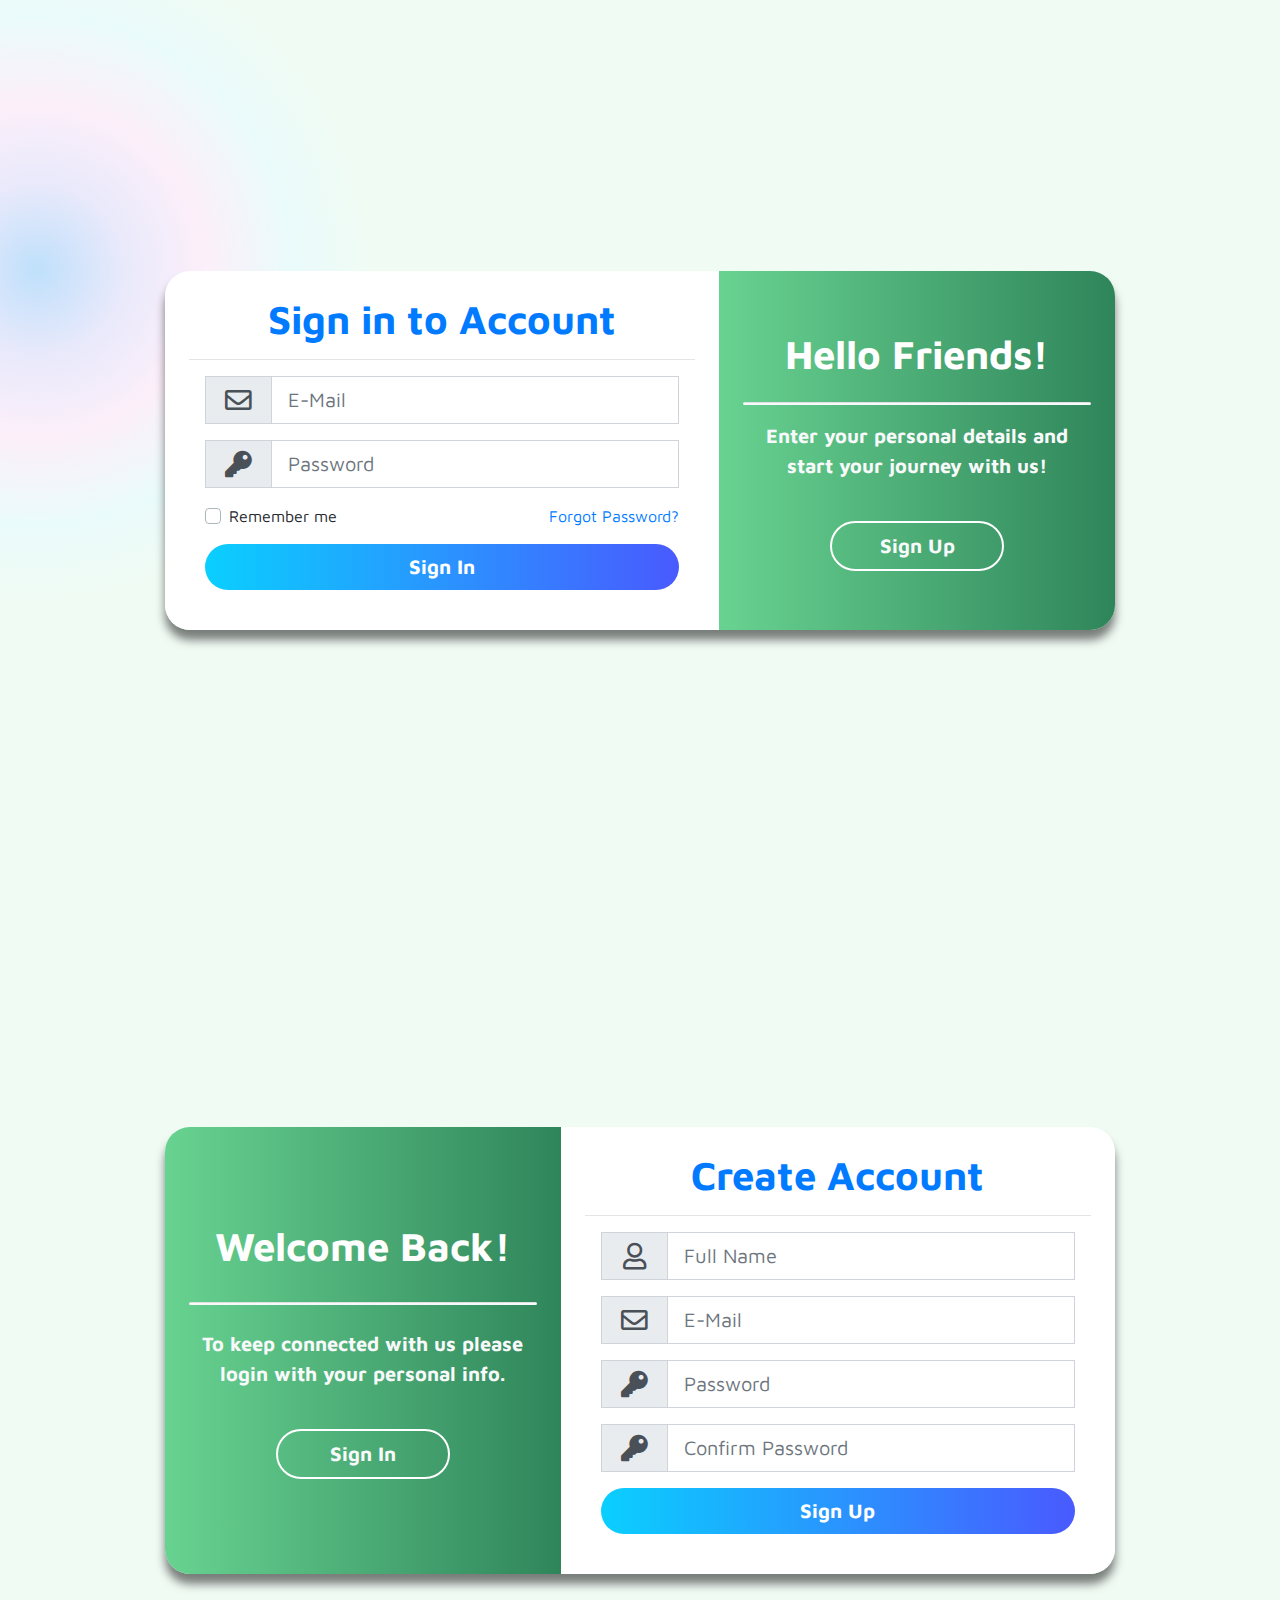
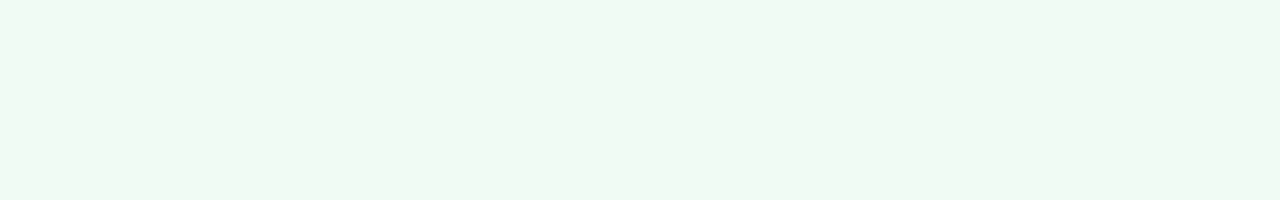
<file: login_and_signin_forums.html>
<!DOCTYPE html>
<html lang="en">
  <head>
    <meta charset="UTF-8" />
    <meta name="viewport" content="width=device-width, initial-scale=1.0" />
    <title>Responsive Login, Registration & Forgot Form Design</title>
    <!-- Bootstrap 4 CSS CDN -->
    <link rel="stylesheet" href="https://cdnjs.cloudflare.com/ajax/libs/twitter-bootstrap/4.5.2/css/bootstrap.min.css" />
    <!-- Fontawesome CSS CDN -->
    <link rel="stylesheet" href="https://cdnjs.cloudflare.com/ajax/libs/font-awesome/5.14.0/css/all.min.css" />
    <style>
      body {
        background: radial-gradient(328px at 2.9% 15%, rgb(191, 224, 251) 0%, rgb(232, 233, 251) 25.8%, rgb(252, 239, 250) 50.8%, rgb(234, 251, 251) 77.6%, rgb(240, 251, 244) 100.7%);
      }
    </style>
    <link rel="stylesheet" href="styles.css" />
  </head>
  <body class="bg-info">
    <div class="container">
      <!-- Login Form Start -->
      <div class="row justify-content-center wrapper" id="login-box">
        <div class="col-lg-10 my-auto myShadow">
          <div class="row">
            <div class="col-lg-7 bg-white p-4">
              <h1 class="text-center font-weight-bold text-primary">Sign in to Account</h1>
              <hr class="my-3" />
              <form action="#" method="post" class="px-3" id="login-form">
                <div class="input-group input-group-lg form-group">
                  <div class="input-group-prepend">
                    <span class="input-group-text rounded-0"><i class="far fa-envelope fa-lg fa-fw"></i></span>
                  </div>
                  <input type="email" id="email" name="email" class="form-control rounded-0" placeholder="E-Mail" required />
                </div>
                <div class="input-group input-group-lg form-group">
                  <div class="input-group-prepend">
                    <span class="input-group-text rounded-0"><i class="fas fa-key fa-lg fa-fw"></i></span>
                  </div>
                  <input type="password" id="password" name="password" class="form-control rounded-0" minlength="5" placeholder="Password" required autocomplete="off" />
                </div>
                <div class="form-group clearfix">
                  <div class="custom-control custom-checkbox float-left">
                    <input type="checkbox" class="custom-control-input" id="customCheck" name="rem" />
                    <label class="custom-control-label" for="customCheck">Remember me</label>
                  </div>
                  <div class="forgot float-right">
                    <a href="#" id="forgot-link">Forgot Password?</a>
                  </div>
                </div>
                <div class="form-group">
                  <input type="submit" id="login-btn" value="Sign In" class="btn btn-primary btn-lg btn-block myBtn" />
                </div>
              </form>
            </div>
            <div class="col-lg-5 d-flex flex-column justify-content-center myColor p-4">
              <h1 class="text-center font-weight-bold text-white">Hello Friends!</h1>
              <hr class="my-3 bg-light myHr" />
              <p class="text-center font-weight-bolder text-light lead">Enter your personal details and start your journey with us!</p>
              <button class="btn btn-outline-light btn-lg align-self-center font-weight-bolder mt-4 myLinkBtn" id="register-link">Sign Up</button>
            </div>
          </div>
        </div>
      </div>
      <!-- Login Form End -->
      <!-- Registration Form Start -->
      <div class="row justify-content-center wrapper" id="register-box" style="border-radius: 100px;">
        <div class="col-lg-10 my-auto myShadow">
          <div class="row">
            <div class="col-lg-5 d-flex flex-column justify-content-center myColor p-4">
              <h1 class="text-center font-weight-bold text-white">Welcome Back!</h1>
              <hr class="my-4 bg-light myHr" />
              <p class="text-center font-weight-bolder text-light lead">To keep connected with us please login with your personal info.</p>
              <button class="btn btn-outline-light btn-lg font-weight-bolder mt-4 align-self-center myLinkBtn" id="login-link">Sign In</button>
            </div>
            <div class="col-lg-7 bg-white p-4">
              <h1 class="text-center font-weight-bold text-primary">Create Account</h1>
              <hr class="my-3" />
              <form action="#" method="post" class="px-3" id="register-form">
                <div class="input-group input-group-lg form-group">
                  <div class="input-group-prepend">
                    <span class="input-group-text rounded-0"><i class="far fa-user fa-lg fa-fw"></i></span>
                  </div>
                  <input type="text" id="name" name="name" class="form-control rounded-0" placeholder="Full Name" required />
                </div>
                <div class="input-group input-group-lg form-group">
                  <div class="input-group-prepend">
                    <span class="input-group-text rounded-0"><i class="far fa-envelope fa-lg fa-fw"></i></span>
                  </div>
                  <input type="email" id="remail" name="email" class="form-control rounded-0" placeholder="E-Mail" required />
                </div>
                <div class="input-group input-group-lg form-group">
                  <div class="input-group-prepend">
                    <span class="input-group-text rounded-0"><i class="fas fa-key fa-lg fa-fw"></i></span>
                  </div>
                  <input type="password" id="rpassword" name="password" class="form-control rounded-0" minlength="5" placeholder="Password" required />
                </div>
                <div class="input-group input-group-lg form-group">
                  <div class="input-group-prepend">
                    <span class="input-group-text rounded-0"><i class="fas fa-key fa-lg fa-fw"></i></span>
                  </div>
                  <input type="password" id="cpassword" name="cpassword" class="form-control rounded-0" minlength="5" placeholder="Confirm Password" required />
                </div>
                <div class="form-group">
                  <div id="passError" class="text-danger font-weight-bolder"></div>
                </div>
                <div class="form-group">
                  <input type="submit" id="register-btn" value="Sign Up" class="btn btn-primary btn-lg btn-block myBtn" />
                </div>
              </form>
            </div>
          </div>
        </div>
      </div>
      <!-- Registration Form End -->
      <!-- Forgot Password Form Start -->
      <div class="row justify-content-center wrapper" id="forgot-box" style="display: none;">
        <div class="col-lg-10 my-auto myShadow">
          <div class="row">
            <div class="col-lg-7 bg-white p-4">
              <h1 class="text-center font-weight-bold text-primary">Forgot Your Password?</h1>
              <hr class="my-3" />
              <p class="lead text-center text-secondary">To reset your password, enter the registered e-mail adddress and we will send you password reset instructions on your e-mail!</p>
              <form action="#" method="post" class="px-3" id="forgot-form">
                <div id="forgotAlert"></div>
                <div class="input-group input-group-lg form-group">
                  <div class="input-group-prepend">
                    <span class="input-group-text rounded-0"><i class="far fa-envelope fa-lg"></i></span>
                  </div>
                  <input type="email" id="femail" name="email" class="form-control rounded-0" placeholder="E-Mail" required />
                </div>
                <div class="form-group">
                  <input type="submit" id="forgot-btn" value="Reset Password" class="btn btn-primary btn-lg btn-block myBtn" />
                </div>
              </form>
            </div>
            <div class="col-lg-5 d-flex flex-column justify-content-center myColor p-4">
              <h1 class="text-center font-weight-bold text-white">Reset Password!</h1>
              <hr class="my-4 bg-light myHr" />
              <button class="btn btn-outline-light btn-lg font-weight-bolder myLinkBtn align-self-center" id="back-link">Back</button>
            </div>
          </div>
        </div>
      </div>
      <!-- Forgot Password Form End -->
    </div>
    <!-- jQuery CDN -->
    <script src="https://cdnjs.cloudflare.com/ajax/libs/jquery/3.5.1/jquery.min.js"></script>
    <script src="script.js"></script>
  </body>
</html>
</file>
<file: styles.css>
@import url("https://fonts.googleapis.com/css?family=Maven+Pro:400,500,600,700,800,900&display=swap");

* {
  margin: 0;
  padding: 0;
  box-sizing: border-box;
  font-family: "Maven Pro", sans-serif;
}
.wrapper {
  height: 100vh;
}
.myColor {
  background-image: linear-gradient(to right, #68d391 0%, #2f855a 100%); /* green-400 to green-600 */
}
.myShadow {
  box-shadow: 0 10px 10px rgba(0, 0, 0, 0.5);
  border-radius: 25px; /* Add this line for border radius */
}

.myBtn {
  border-radius: 50px;
  font-weight: bold;
  font-size: 20px;
  background-image: linear-gradient(to right, #0acffe 0%, #495aff 100%);
  border: none;
}
.myBtn:hover {
  background-image: linear-gradient(to right, #495aff 0%, #0acffe 100%);
}
.myHr {
  height: 2px;
  border-radius: 100px;
}
.myLinkBtn {
  border-radius: 100px;
  width: 50%;
  border: 2px solid #fff;
}
@media (max-width: 720px) {
  .wrapper {
    margin: 2px;
  }
}
.myShadow {
  box-shadow: 0 10px 10px rgba(0, 0, 0, 0.5);
  border-radius: 25px; /* Change to match your desired border radius */
  overflow: hidden; /* This helps prevent content from overflowing */
}
</file>
